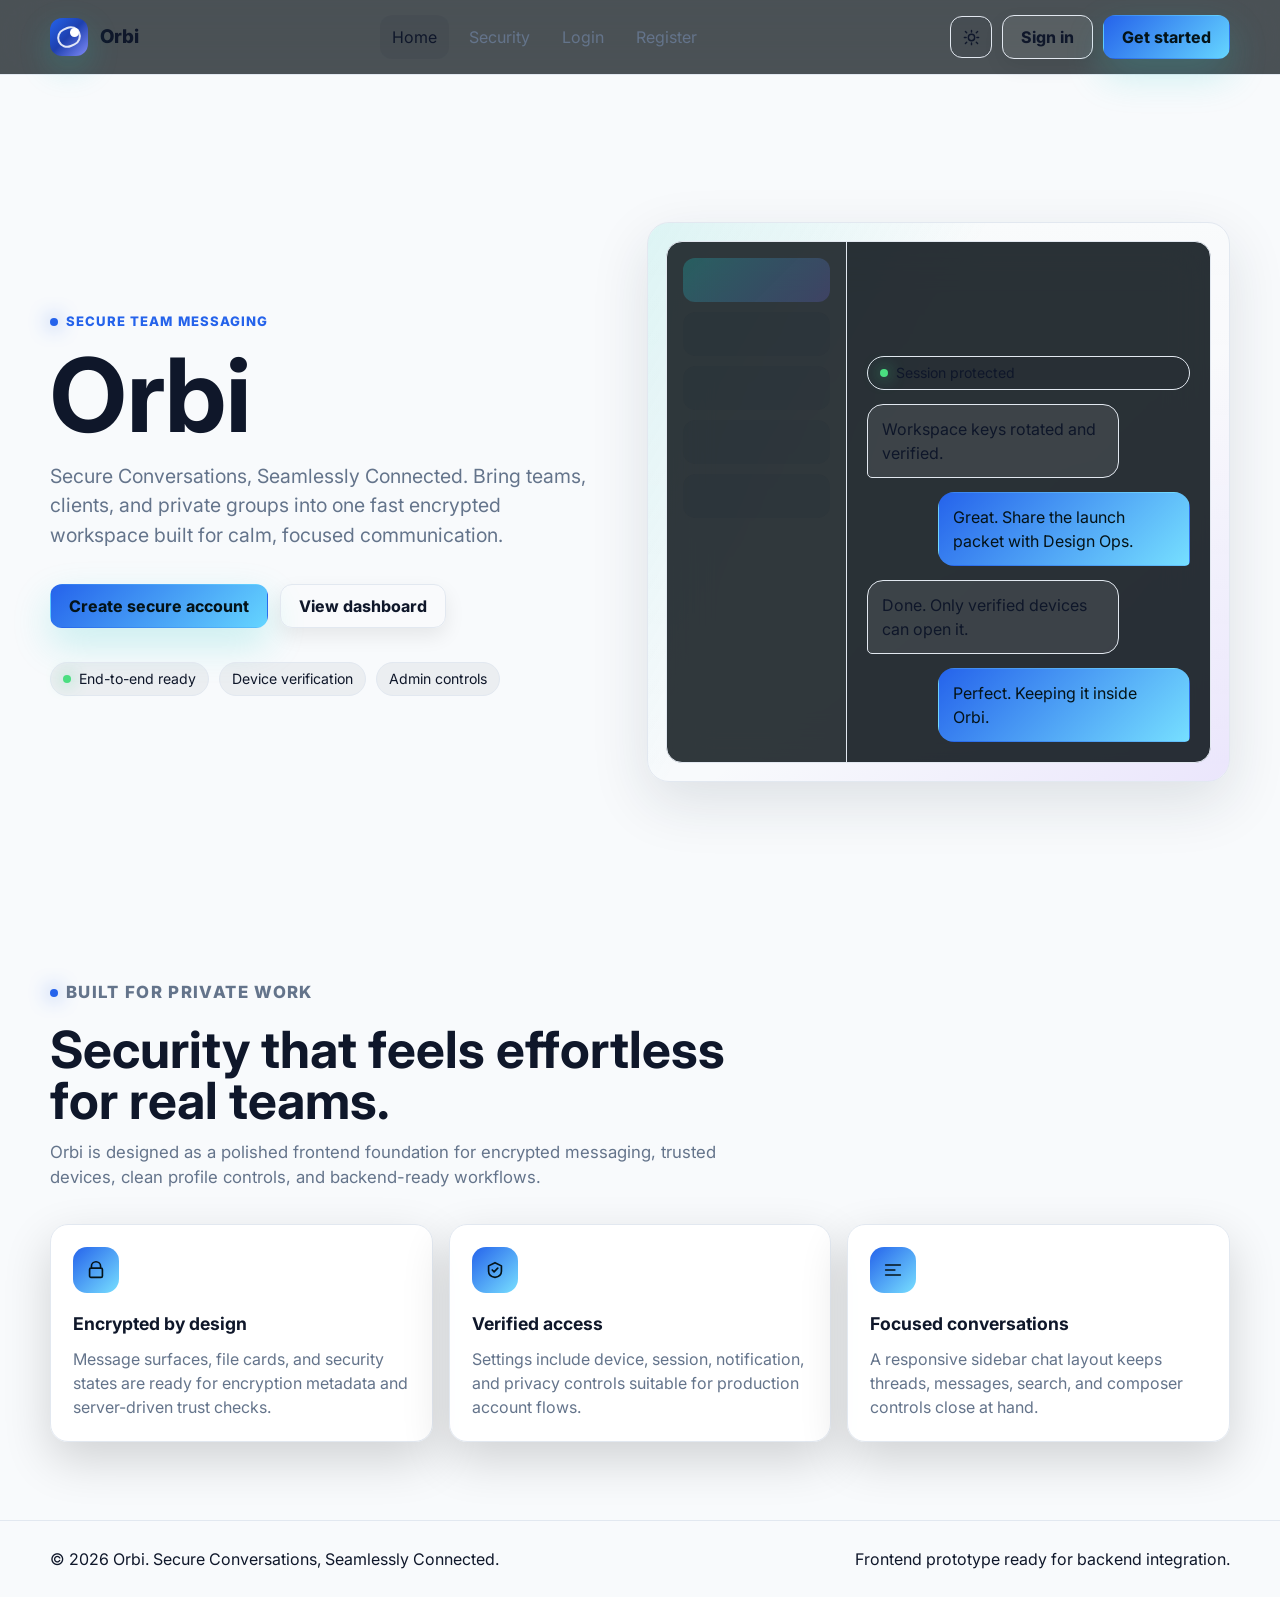
<file: index.html>
<!DOCTYPE html>
<html lang="en">
  <head>
    <meta charset="UTF-8" />
    <meta name="viewport" content="width=device-width, initial-scale=1.0" />
    <title>Orbi | Secure Conversations, Seamlessly Connected</title>
    <link rel="preconnect" href="https://fonts.googleapis.com" />
    <link rel="preconnect" href="https://fonts.gstatic.com" crossorigin />
    <link href="https://fonts.googleapis.com/css2?family=Inter:wght@400;500;600;700;800;900&display=swap" rel="stylesheet" />
    <link rel="stylesheet" href="assets/css/styles.css" />
  </head>
  <body>
    <header class="topbar">
      <div class="topbar-inner" data-nav-inner>
        <a class="brand" href="index.html" aria-label="Orbi home">
          <span class="brand-mark" aria-hidden="true"></span>
          <span>Orbi</span>
        </a>
        <nav class="nav-links" aria-label="Primary navigation">
          <a class="active" href="index.html">Home</a>
          <a href="#security">Security</a>
          <a href="login.html">Login</a>
          <a href="register.html">Register</a>
        </nav>
        <div class="nav-actions">
          <button class="icon-button" type="button" data-theme-toggle aria-label="Toggle theme">
            <svg width="19" height="19" viewBox="0 0 24 24" fill="none" aria-hidden="true">
              <path d="M12 3v2.2M12 18.8V21M4.3 4.3l1.6 1.6M18.1 18.1l1.6 1.6M3 12h2.2M18.8 12H21M4.3 19.7l1.6-1.6M18.1 5.9l1.6-1.6M12 8a4 4 0 1 0 0 8 4 4 0 0 0 0-8Z" stroke="currentColor" stroke-width="1.8" stroke-linecap="round" />
            </svg>
          </button>
          <a class="button secondary" href="login.html">Sign in</a>
          <a class="button primary" href="register.html">Get started</a>
          <button class="mobile-menu" type="button" data-mobile-menu aria-label="Open menu" aria-expanded="false">
            <svg width="22" height="22" viewBox="0 0 24 24" fill="none" aria-hidden="true">
              <path d="M4 7h16M4 12h16M4 17h16" stroke="currentColor" stroke-width="2" stroke-linecap="round" />
            </svg>
          </button>
        </div>
      </div>
    </header>

    <main>
      <section class="hero">
        <div class="page-shell hero-grid">
          <div>
            <p class="eyebrow">Secure team messaging</p>
            <h1>Orbi</h1>
            <p class="hero-copy">Secure Conversations, Seamlessly Connected. Bring teams, clients, and private groups into one fast encrypted workspace built for calm, focused communication.</p>
            <div class="hero-actions">
              <a class="button primary" href="register.html">Create secure account</a>
              <a class="button secondary" href="chat.html">View dashboard</a>
            </div>
            <div class="trust-row" aria-label="Orbi trust features">
              <span class="trust-pill"><span class="status-dot"></span> End-to-end ready</span>
              <span class="trust-pill">Device verification</span>
              <span class="trust-pill">Admin controls</span>
            </div>
          </div>

          <div class="chat-preview" aria-label="Orbi chat interface preview">
            <div class="preview-window">
              <div class="preview-sidebar">
                <div class="preview-item active"></div>
                <div class="preview-item"></div>
                <div class="preview-item"></div>
                <div class="preview-item"></div>
                <div class="preview-item"></div>
              </div>
              <div class="preview-chat">
                <div class="status-pill"><span class="status-dot"></span> Session protected</div>
                <div class="message-bubble">Workspace keys rotated and verified.</div>
                <div class="message-bubble mine">Great. Share the launch packet with Design Ops.</div>
                <div class="message-bubble">Done. Only verified devices can open it.</div>
                <div class="message-bubble mine">Perfect. Keeping it inside Orbi.</div>
              </div>
            </div>
          </div>
        </div>
      </section>

      <section class="section" id="security">
        <div class="page-shell">
          <div class="section-heading">
            <p class="eyebrow">Built for private work</p>
            <h2>Security that feels effortless for real teams.</h2>
            <p>Orbi is designed as a polished frontend foundation for encrypted messaging, trusted devices, clean profile controls, and backend-ready workflows.</p>
          </div>
          <div class="feature-grid">
            <article class="feature-card">
              <div class="feature-icon">
                <svg width="22" height="22" viewBox="0 0 24 24" fill="none" aria-hidden="true">
                  <path d="M7 10V8a5 5 0 0 1 10 0v2M6.5 10h11A1.5 1.5 0 0 1 19 11.5v7A1.5 1.5 0 0 1 17.5 20h-11A1.5 1.5 0 0 1 5 18.5v-7A1.5 1.5 0 0 1 6.5 10Z" stroke="currentColor" stroke-width="1.8" stroke-linecap="round" />
                </svg>
              </div>
              <h3>Encrypted by design</h3>
              <p>Message surfaces, file cards, and security states are ready for encryption metadata and server-driven trust checks.</p>
            </article>
            <article class="feature-card">
              <div class="feature-icon">
                <svg width="22" height="22" viewBox="0 0 24 24" fill="none" aria-hidden="true">
                  <path d="M5 7.5 12 4l7 3.5v5.8c0 3.2-2 5.9-7 6.7-5-.8-7-3.5-7-6.7V7.5Z" stroke="currentColor" stroke-width="1.8" stroke-linejoin="round" />
                  <path d="m9 12 2 2 4-4" stroke="currentColor" stroke-width="1.8" stroke-linecap="round" stroke-linejoin="round" />
                </svg>
              </div>
              <h3>Verified access</h3>
              <p>Settings include device, session, notification, and privacy controls suitable for production account flows.</p>
            </article>
            <article class="feature-card">
              <div class="feature-icon">
                <svg width="22" height="22" viewBox="0 0 24 24" fill="none" aria-hidden="true">
                  <path d="M4 6.5h16M4 12h10M4 17.5h16" stroke="currentColor" stroke-width="1.8" stroke-linecap="round" />
                </svg>
              </div>
              <h3>Focused conversations</h3>
              <p>A responsive sidebar chat layout keeps threads, messages, search, and composer controls close at hand.</p>
            </article>
          </div>
        </div>
      </section>
    </main>

    <footer class="app-footer">
      <div class="footer-inner">
        <span>&copy; <span data-year></span> Orbi. Secure Conversations, Seamlessly Connected.</span>
        <span>Frontend prototype ready for backend integration.</span>
      </div>
    </footer>

    <script src="assets/js/app.js"></script>
  </body>
</html>
</file>
<file: assets/css/styles.css>
:root {
  color-scheme: light;
  --bg: #f8fafc;
  --sidebar: #ffffff;
  --chat-bg: #f1f5f9;
  --text: #0f172a;
  --subtext: #64748b;
  --input-bg: #ffffff;
  --border: #e2e8f0;
  --primary: #2563eb;

  --bg-soft: #ffffff;
  --card: #ffffff;
  --panel: rgba(255, 255, 255, 0.96);
  --panel-strong: #ffffff;
  --panel-muted: rgba(15, 23, 42, 0.05);
  --line: var(--border);
  --line-strong: rgba(15, 23, 42, 0.18);
  --muted: var(--subtext);
  --muted-2: #64748b;
  --primary-2: #1e40af;
  --secondary: #818cf8;
  --purple: #a78bfa;
  --danger: #f87171;
  --success: #4ade80;
  --warning: #fbbf24;
  --shadow: 0 20px 58px rgba(22, 39, 58, 0.12);
  --radius: 12px;
  --radius-lg: 18px;
  --max: 1180px;
  --font: Inter, ui-sans-serif, system-ui, -apple-system, BlinkMacSystemFont, "Segoe UI", sans-serif;
}



* {

  box-sizing: border-box;

}



html {

  scroll-behavior: smooth;

}



body {

  margin: 0;

  min-height: 100vh;

  font-family: var(--font);

  background: var(--bg);

  color: var(--text);

  line-height: 1.5;

  overflow-x: hidden;

}



body.dark-mode {
  color-scheme: dark;
  --bg: #0f172a;
  --sidebar: #020617;
  --chat-bg: #020617;
  --text: #f1f5f9;
  --subtext: #94a3b8;
  --input-bg: #020617;
  --border: #1e293b;

  --bg-soft: #111827;
  --card: #1e293b;
  --panel: rgba(30, 41, 59, 0.92);
  --panel-strong: #0f172a;
  --panel-muted: rgba(148, 163, 184, 0.12);
  --line: var(--border);
  --line-strong: rgba(148, 163, 184, 0.28);
  --muted: var(--subtext);
  --muted-2: #cbd5e1;
  --shadow: 0 24px 70px rgba(0, 0, 0, 0.32);
}



a {

  color: inherit;

  text-decoration: none;

}



img,

svg {

  max-width: 100%;

  display: block;

}



button,

input,

textarea,

select {

  font: inherit;

}



button {

  border: 0;

  cursor: pointer;

}



button:disabled {

  cursor: not-allowed;

  opacity: 0.66;

  transform: none;

}



.page-shell {

  width: min(100% - 40px, var(--max));

  margin: 0 auto;

}



.topbar {

  position: sticky;

  top: 0;

  z-index: 20;

  border-bottom: 1px solid var(--line);

  background: rgba(7, 16, 22, 0.72);

  backdrop-filter: blur(22px);

}




.topbar-inner {

  width: min(100% - 40px, var(--max));

  height: 74px;

  margin: 0 auto;

  display: flex;

  align-items: center;

  justify-content: space-between;

  gap: 24px;

}



.brand {

  display: inline-flex;

  align-items: center;

  gap: 12px;

  font-weight: 800;

  letter-spacing: 0;

  font-size: 1.18rem;

}



.brand-mark {

  width: 38px;

  height: 38px;

  border-radius: 12px;

  position: relative;

  background:

    linear-gradient(135deg, var(--primary), var(--primary-2) 48%, var(--secondary));

  box-shadow: 0 12px 32px rgba(26, 199, 194, 0.22);

}



.brand-mark::before,

.brand-mark::after {

  content: "";

  position: absolute;

  border: 2px solid rgba(255, 255, 255, 0.86);

  border-radius: 999px;

}



.brand-mark::before {

  inset: 9px 7px;

  transform: rotate(-24deg);

}



.brand-mark::after {

  width: 5px;

  height: 5px;

  right: 9px;

  top: 10px;

  background: #fff;

}



.nav-links {

  display: flex;

  align-items: center;

  gap: 8px;

}



.nav-links a {

  color: var(--muted);

  padding: 10px 12px;

  border-radius: var(--radius);

  transition: color 180ms ease, background 180ms ease;

}



.nav-links a:hover,

.nav-links a.active {

  color: var(--text);

  background: var(--panel-muted);

}



.nav-actions {

  display: flex;

  align-items: center;

  gap: 10px;

}



.mobile-menu {

  display: none;

  width: 42px;

  height: 42px;

  border-radius: var(--radius);

  color: var(--text);

  background: var(--panel-muted);

}



.icon-button {

  width: 42px;

  height: 42px;

  border-radius: var(--radius);

  display: inline-grid;

  place-items: center;

  color: var(--text);

  background: var(--panel-muted);

  border: 1px solid var(--line);

  transition: transform 180ms ease, background 180ms ease, border-color 180ms ease;

}



.icon-button:hover {

  transform: translateY(-1px);

  background: rgba(26, 199, 194, 0.12);

  border-color: rgba(26, 199, 194, 0.36);

}



.button {

  display: inline-flex;

  align-items: center;

  justify-content: center;

  gap: 9px;

  min-height: 44px;

  padding: 0 18px;

  border-radius: var(--radius);

  font-weight: 750;

  color: var(--text);

  border: 1px solid transparent;

  box-shadow: 0 8px 20px rgba(0, 0, 0, 0.08);

  transition: transform 200ms ease, box-shadow 200ms ease, background 200ms ease, border-color 200ms ease, color 200ms ease;

}



.button:hover {

  transform: translateY(-1px);

}



.button.primary {

  color: #041318;

  background: linear-gradient(135deg, var(--primary), #65d5ff);

  box-shadow: 0 16px 38px rgba(26, 199, 194, 0.22);

}



.button.secondary {

  background: rgba(255, 255, 255, 0.08);

  border-color: var(--line);

}



.button.secondary:hover {

  border-color: rgba(115, 103, 240, 0.48);

  background: rgba(115, 103, 240, 0.14);

}



.button.full {

  width: 100%;

}



.success-box {

  background: rgba(22, 163, 74, 0.1);

  color: var(--success);

}



.warning-box {

  background: rgba(217, 119, 6, 0.1);

  color: var(--warning);

}



.error-box {

  background: rgba(220, 38, 38, 0.1);

  color: var(--error);

}



.hero {

  min-height: calc(100vh - 74px);

  display: grid;

  align-items: center;

  padding: 82px 0 54px;

}



.hero-grid {

  display: grid;

  grid-template-columns: minmax(0, 0.96fr) minmax(360px, 1.04fr);

  gap: 58px;

  align-items: center;

}



.eyebrow {

  display: inline-flex;

  align-items: center;

  gap: 8px;

  color: var(--primary);

  font-size: 0.82rem;

  font-weight: 800;

  text-transform: uppercase;

  letter-spacing: 0.08em;

  margin: 0 0 18px;

}



.eyebrow::before {

  content: "";

  width: 8px;

  height: 8px;

  border-radius: 99px;

  background: var(--primary);

  box-shadow: 0 0 20px var(--primary);

}



h1,

h2,

h3,

p {

  margin-top: 0;

}



.hero h1 {

  font-size: clamp(3.2rem, 8vw, 7.4rem);

  line-height: 0.88;

  letter-spacing: 0;

  margin-bottom: 22px;

}



.hero-copy {

  color: var(--muted);

  font-size: clamp(1rem, 2vw, 1.22rem);

  max-width: 620px;

}



.hero-actions {

  display: flex;

  flex-wrap: wrap;

  gap: 12px;

  margin: 34px 0;

}



.trust-row {

  display: flex;

  flex-wrap: wrap;

  gap: 10px;

  color: var(--muted);

}



.trust-pill,

.status-pill {

  display: inline-flex;

  align-items: center;

  gap: 8px;

  min-height: 34px;

  padding: 0 12px;

  border-radius: 999px;

  background: var(--panel-muted);

  border: 1px solid var(--line);

  font-size: 0.88rem;

}



.status-dot {

  width: 8px;

  height: 8px;

  border-radius: 99px;

  background: var(--success);

  box-shadow: 0 0 16px rgba(57, 217, 138, 0.8);

}



.status-dot.online {

  background: var(--success);

  box-shadow: 0 0 16px rgba(57, 217, 138, 0.8);

}



.status-dot.offline {

  background: var(--muted-2);

  box-shadow: none;

}



.chat-preview {

  position: relative;

  border-radius: 22px;

  border: 1px solid var(--line);

  background: linear-gradient(180deg, rgba(255, 255, 255, 0.1), rgba(255, 255, 255, 0.04));

  box-shadow: var(--shadow);

  overflow: hidden;

  min-height: 560px;

}



.chat-preview::before {

  content: "";

  position: absolute;

  inset: 0;

  background:

    linear-gradient(120deg, rgba(26, 199, 194, 0.13), transparent 38%),

    linear-gradient(320deg, rgba(154, 107, 255, 0.14), transparent 42%);

  pointer-events: none;

}



.preview-window {

  position: absolute;

  inset: 18px;

  display: grid;

  grid-template-columns: 180px 1fr;

  border: 1px solid var(--line);

  border-radius: 16px;

  overflow: hidden;

  background: rgba(7, 16, 22, 0.86);

  backdrop-filter: blur(20px);

}




.preview-sidebar {

  padding: 16px;

  border-right: 1px solid var(--line);

  background: rgba(255, 255, 255, 0.03);

}



.preview-item {

  height: 44px;

  border-radius: var(--radius);

  margin-bottom: 10px;

  background: var(--panel-muted);

}



.preview-item.active {

  background: linear-gradient(135deg, rgba(26, 199, 194, 0.28), rgba(115, 103, 240, 0.22));

}



.preview-chat {

  padding: 20px;

  display: flex;

  flex-direction: column;

  gap: 14px;

  justify-content: end;

}



.message-bubble {

  width: fit-content;

  max-width: 78%;

  padding: 12px 14px;

  border-radius: 16px;

  border-bottom-left-radius: 5px;

  color: var(--text);

  background: rgba(255, 255, 255, 0.09);

  border: 1px solid var(--line);

  animation: floatUp 650ms ease both;

}



.message-bubble.mine {

  align-self: flex-end;

  color: #041318;

  border-color: transparent;

  border-bottom-left-radius: 16px;

  border-bottom-right-radius: 5px;

  background: linear-gradient(135deg, var(--primary), #76dfff);

}



.section {

  padding: 78px 0;

}



.section-heading {

  max-width: 720px;

  margin-bottom: 34px;

}



.section-heading h2 {

  font-size: clamp(2rem, 4vw, 3.6rem);

  line-height: 1;

  margin-bottom: 14px;

}



.section-heading p {

  color: var(--muted);

  font-size: 1.05rem;

}



.feature-grid {

  display: grid;

  grid-template-columns: repeat(3, 1fr);

  gap: 16px;

}



.feature-card,

.auth-card,

.settings-card,

.thread,

.contact-card {

  border: 1px solid var(--line);

  background: var(--panel);

  border-radius: var(--radius-lg);

  box-shadow: 0 18px 48px rgba(0, 0, 0, 0.16);

}



.feature-card {

  padding: 22px;

  min-height: 210px;

  transition: transform 180ms ease, border-color 180ms ease;

}



.feature-card:hover {

  transform: translateY(-3px);

  border-color: rgba(26, 199, 194, 0.42);

}



.feature-icon {

  width: 46px;

  height: 46px;

  border-radius: 14px;

  display: grid;

  place-items: center;

  margin-bottom: 18px;

  color: #041318;

  background: linear-gradient(135deg, var(--primary), #78dfff);

}



.feature-card h3 {

  margin-bottom: 9px;

  font-size: 1.1rem;

}



.feature-card p {

  color: var(--muted);

  margin-bottom: 0;

}



.auth-page {

  min-height: calc(100vh - 74px);

  display: grid;

  place-items: center;

  padding: 52px 0;

}



.auth-layout {

  width: min(100% - 40px, 1050px);

  display: grid;

  grid-template-columns: 0.9fr 1fr;

  gap: 28px;

  align-items: stretch;

}



.auth-panel {

  padding: 32px;

  border-radius: 22px;

  border: 1px solid var(--line);

  background:

    linear-gradient(150deg, rgba(26, 199, 194, 0.16), transparent 42%),

    linear-gradient(330deg, rgba(115, 103, 240, 0.18), transparent 48%),

    var(--panel);

  box-shadow: var(--shadow);

}



.auth-panel h1 {

  font-size: clamp(2.2rem, 6vw, 4.6rem);

  line-height: 0.94;

  margin-bottom: 18px;

}



.auth-panel p,

.form-hint {

  color: var(--muted);

}



.auth-card {

  padding: 30px;

}



.form-header {

  margin-bottom: 24px;

}



.form-header h2 {

  margin-bottom: 8px;

  font-size: 1.7rem;

}



.form-group {

  margin-bottom: 16px;

}



.form-row {

  display: grid;

  grid-template-columns: 1fr 1fr;

  gap: 14px;

}



label {

  display: block;

  margin-bottom: 7px;

  color: var(--muted);

  font-size: 0.92rem;

  font-weight: 700;

}



input,

textarea,

select {

  width: 100%;

  border: 1px solid var(--line);

  border-radius: var(--radius);

  color: var(--text);

  background: rgba(255, 255, 255, 0.06);

  outline: 0;

  transition: border-color 180ms ease, box-shadow 180ms ease, background 180ms ease;

}



input,

select {

  min-height: 46px;

  padding: 0 13px;

}



textarea {

  min-height: 116px;

  resize: vertical;

  padding: 13px;

}



input:focus,

textarea:focus,

select:focus {

  border-color: rgba(26, 199, 194, 0.72);

  box-shadow: 0 0 0 4px rgba(26, 199, 194, 0.12);

  background: rgba(255, 255, 255, 0.08);

}



.password-field {

  position: relative;

}



.password-field input {

  padding-right: 52px;

}



.password-toggle {

  position: absolute;

  right: 7px;

  top: 50%;

  transform: translateY(-50%);

  width: 34px;

  min-height: 32px;

  display: inline-grid;

  place-items: center;

  padding: 0;

  border-radius: 7px;

  color: var(--text);

  background: var(--panel-muted);

  border: 1px solid var(--line);

  font-size: 0.82rem;

  font-weight: 750;

}



.eye-icon {

  position: relative;

  width: 18px;

  height: 12px;

  display: block;

  border: 1.8px solid currentColor;

  border-radius: 999px 999px 999px 999px / 80% 80% 80% 80%;

}



.eye-icon::before {

  content: "";

  position: absolute;

  width: 5px;

  height: 5px;

  left: 50%;

  top: 50%;

  border-radius: 999px;

  background: currentColor;

  transform: translate(-50%, -50%);

}



.password-toggle.is-visible .eye-icon::after {

  content: "";

  position: absolute;

  width: 22px;

  height: 2px;

  left: -3px;

  top: 5px;

  border-radius: 99px;

  background: currentColor;

  transform: rotate(-35deg);

}



.auth-message,

.auth-banner {

  margin: 14px 18px;

  padding: 14px 16px;

  border-radius: var(--radius);

  border: 1px solid var(--border);

  background: var(--card);

  color: var(--text);

  font-size: 0.95rem;

  display: flex;

  align-items: center;

  gap: 12px;

  box-shadow: 0 12px 24px rgba(0, 0, 0, 0.08);

}



.auth-message .status-icon {

  display: inline-flex;

  align-items: center;

  justify-content: center;

  width: 32px;

  height: 32px;

  border-radius: 50%;

  background: rgba(255, 255, 255, 0.08);

  font-size: 1rem;

}



.auth-message.success {

  background: rgba(22, 163, 74, 0.12);

  border-color: rgba(22, 163, 74, 0.28);

  color: #064e3b;

}



.auth-message.error {

  background: rgba(220, 38, 38, 0.12);

  border-color: rgba(220, 38, 38, 0.35);

  color: #7f1d1d;

}



.auth-message.warning {

  background: rgba(245, 158, 11, 0.14);

  border-color: rgba(245, 158, 11, 0.34);

  color: #78350f;

}



.auth-message.info {

  background: rgba(59, 130, 246, 0.12);

  border-color: rgba(59, 130, 246, 0.35);

  color: #1e40af;

}



.auth-message.success {

  border-color: rgba(16, 185, 129, 0.35);

  background: rgba(16, 185, 129, 0.12);

  color: #064e3b;

}



.auth-message.error {

  border-color: rgba(248, 113, 113, 0.35);

  background: rgba(248, 113, 113, 0.14);

  color: #7f1d1d;

}



.auth-message.warning {

  border-color: rgba(245, 158, 11, 0.35);

  background: rgba(245, 158, 11, 0.14);

  color: #78350f;

}



.auth-message.info {

  border-color: rgba(59, 130, 246, 0.35);

  background: rgba(59, 130, 246, 0.14);

  color: #1e40af;

}



.auth-banner {

  color: var(--text);

  background: rgba(148, 163, 184, 0.08);

}



.auth-banner {

  margin: 16px 24px 0;

  display: flex;

  align-items: center;

  justify-content: space-between;

  gap: 14px;

}



.password-rules {

  list-style: none;

  padding: 0;

  margin: 9px 0 0;

  display: grid;

  grid-template-columns: repeat(2, minmax(0, 1fr));

  gap: 6px 10px;

  color: var(--danger);

  font-size: 0.8rem;

}



.password-rules li::before {

  content: "";

  display: inline-block;

  width: 7px;

  height: 7px;

  margin-right: 7px;

  border-radius: 99px;

  background: var(--danger);

}



.password-rules li.valid {

  color: var(--success);

}



.password-rules li.valid::before {

  background: var(--success);

  box-shadow: 0 0 12px rgba(57, 217, 138, 0.7);

}



.password-strength {

  display: grid;

  grid-template-columns: 1fr auto;

  align-items: center;

  gap: 12px;

  margin: -4px 0 12px;

}



.strength-track {

  height: 8px;

  overflow: hidden;

  border-radius: 999px;

  background: rgba(255, 255, 255, 0.1);

  border: 1px solid var(--line);

}



.strength-track span {

  display: block;

  width: 20%;

  height: 100%;

  border-radius: inherit;

  background: var(--danger);

  transition: width 180ms ease, background 180ms ease;

}



.password-strength strong {

  min-width: 58px;

  color: var(--danger);

  font-size: 0.85rem;

  text-align: right;

}



.password-strength.medium span {

  width: 62%;

  background: var(--warning);

}



.password-strength.medium strong {

  color: var(--warning);

}



.password-strength.strong span {

  width: 100%;

  background: var(--success);

}



.password-strength.strong strong {

  color: var(--success);

}



.modal-backdrop {

  position: fixed;

  inset: 0;

  z-index: 60;

  display: grid;

  place-items: center;

  padding: 20px;

  background: rgba(2, 8, 13, 0.72);

  backdrop-filter: blur(16px);

}



.otp-modal {

  width: min(100%, 480px);

  border: 1px solid var(--line);

  border-radius: var(--radius-lg);

  background: var(--panel-strong);

  box-shadow: var(--shadow);

  padding: 28px;

  animation: floatUp 240ms ease both;

}



.demo-otp {

  margin: 0 0 16px;

  padding: 12px 14px;

  border-radius: var(--radius);

  color: #dfffee;

  background: rgba(57, 217, 138, 0.12);

  border: 1px solid rgba(57, 217, 138, 0.34);

  font-weight: 750;

}



.modal-actions {

  display: flex;

  justify-content: flex-end;

  flex-wrap: wrap;

  gap: 10px;

  margin-top: 18px;

}



[hidden] {

  display: none !important;

}



.form-footer {

  margin-top: 18px;

  text-align: center;

  color: var(--muted);

}



.form-footer a,

.inline-link {

  color: var(--primary);

  font-weight: 750;

}



.link-button {

  padding: 0;

  color: var(--primary);

  background: transparent;

  font-weight: 750;

}



.check-row,

.setting-row {

  display: flex;

  align-items: center;

  justify-content: space-between;

  gap: 16px;

}



.check-row {

  margin: 2px 0 18px;

}



.check-row input {

  width: 18px;

  min-height: 18px;

  accent-color: var(--primary);

}



.app-body {

  min-height: 100vh;

  display: grid;

  grid-template-columns: 310px minmax(0, 1fr);

  background: var(--bg);

}



.sidebar {

  border-right: 1px solid var(--border);

  background: rgba(15, 23, 42, 0.94);

  padding: 18px;

  display: flex;

  flex-direction: column;

  min-height: 100vh;

  position: sticky;

  top: 0;

}




.sidebar-top {

  display: flex;

  align-items: center;

  justify-content: space-between;

  gap: 12px;

  margin-bottom: 18px;

}



.app-nav {

  display: grid;

  gap: 8px;

  margin-bottom: 18px;

}



.app-nav a {

  display: flex;

  align-items: center;

  gap: 10px;

  min-height: 42px;

  padding: 0 12px;

  color: var(--muted);

  border-radius: var(--radius);

}



.app-nav a:hover,

.app-nav a.active {

  color: var(--text);

  background: var(--panel-muted);

}







.settings-content {

  width: min(100% - 40px, 980px);

  margin: 0 auto;

  padding: 28px 0 56px;

  display: grid;

  gap: 18px;

}



.settings-card {

  padding: 24px;

}



.settings-card h2 {

  font-size: 1.15rem;

  margin-bottom: 18px;

}



.profile-grid {

  display: grid;

  grid-template-columns: 180px 1fr;

  gap: 24px;

}



.profile-preview {

  display: grid;

  justify-items: center;

  align-content: start;

  gap: 12px;

}



.profile-preview .avatar {

  width: 92px;

  height: 92px;

  border-radius: 26px;

  font-size: 1.8rem;

}



.setting-row {

  padding: 15px 0;

  border-top: 1px solid var(--line);

}



.setting-row:first-of-type {

  border-top: 0;

}



.setting-row h3 {

  margin: 0 0 4px;

  font-size: 0.98rem;

}



.setting-row p {

  margin: 0;

  color: var(--muted);

  font-size: 0.9rem;

}



.switch {

  position: relative;

  width: 50px;

  height: 28px;

  flex: 0 0 auto;

}



.switch input {

  opacity: 0;

  width: 0;

  height: 0;

}



.slider {

  position: absolute;

  inset: 0;

  border-radius: 999px;

  background: rgba(255, 255, 255, 0.14);

  border: 1px solid var(--line);

  transition: background 180ms ease;

}



.slider::before {

  content: "";

  position: absolute;

  width: 20px;

  height: 20px;

  left: 4px;

  top: 3px;

  border-radius: 999px;

  background: #fff;

  transition: transform 180ms ease;

}



.switch input:checked + .slider {

  background: linear-gradient(135deg, var(--primary), var(--primary-2));

}



.switch input:checked + .slider::before {

  transform: translateX(21px);

}



.mobile-sidebar-toggle {

  display: none;

}



.app-footer {

  border-top: 1px solid var(--line);

  padding: 26px 0;

  color: var(--muted);

}



.footer-inner {

  width: min(100% - 40px, var(--max));

  margin: 0 auto;

  display: flex;

  justify-content: space-between;

  gap: 18px;

  flex-wrap: wrap;

}



@keyframes floatUp {

  from {

    opacity: 0;

    transform: translateY(8px);

  }



  to {

    opacity: 1;

    transform: translateY(0);

  }

}



@media (max-width: 920px) {

  .nav-links,

  .nav-actions .button {

    display: none;

  }



  .mobile-menu {

    display: inline-grid;

    place-items: center;

  }



  .topbar-inner.nav-open {

    height: auto;

    padding: 16px 0;

    align-items: flex-start;

  }



  .topbar-inner.nav-open .nav-links {

    display: grid;

    position: absolute;

    left: 20px;

    right: 20px;

    top: 74px;

    padding: 12px;

    border: 1px solid var(--line);

    border-radius: var(--radius-lg);

    background: var(--panel-strong);

    box-shadow: var(--shadow);

  }



  .hero-grid,

  .auth-layout,

  .feature-grid,

  .profile-grid {

    grid-template-columns: 1fr;

  }



  .chat-preview {

    min-height: 450px;

  }



  .app-body {

    grid-template-columns: 1fr;

  }



  .sidebar {

    position: fixed;

    z-index: 30;

    width: min(86vw, 330px);

    inset: 0 auto 0 0;

    transform: translateX(-105%);

    transition: transform 220ms ease;

  }



  .sidebar.open {

    transform: translateX(0);

  }



  .mobile-sidebar-toggle {

    display: inline-grid;

  }

}



@media (max-width: 620px) {

  .page-shell,

  .topbar-inner,

  .settings-content,

  .auth-layout {

    width: min(100% - 28px, var(--max));

  }



  .hero {

    padding-top: 56px;

  }



  .hero h1 {

    font-size: clamp(3rem, 18vw, 5.3rem);

  }



  .preview-window {

    grid-template-columns: 1fr;

  }



  .preview-sidebar {

    display: none;

  }



  .form-row {

    grid-template-columns: 1fr;

  }



  .auth-panel,

  .auth-card,

  .settings-card {

    padding: 22px;

  }



  .settings-header {

    padding-left: 14px;

    padding-right: 14px;

  }



  .header-actions {

    gap: 6px;

  }

}







.modal {

  position: fixed;

  top: 0;

  left: 0;

  width: 100vw;

  height: 100vh;

  z-index: 2000;

  display: flex;

  align-items: center;

  justify-content: center;

}



.modal.fullscreen {

  background: rgba(0, 0, 0, 0.9);

}



.modal-backdrop {

  position: absolute;

  top: 0;

  left: 0;

  width: 100%;

  height: 100%;

  background: rgba(0, 0, 0, 0.5);

}



.modal-content {

  background: #1f1f1f;

  border-radius: 12px;

  max-width: 500px;

  width: 90%;

  max-height: 90vh;

  overflow: hidden;

  position: relative;

  z-index: 2001;

}



.modal.fullscreen .modal-content {

  background: none;

  border-radius: 0;

  max-width: none;

  width: 100%;

  height: 100%;

  display: flex;

  align-items: center;

  justify-content: center;

}



.modal-header {

  padding: 16px 20px;

  border-bottom: 1px solid #333;

  display: flex;

  align-items: center;

  justify-content: space-between;

}



.modal-header h3 {

  margin: 0;

  color: #e2e8f0;

}



.modal-close {

  background: none;

  border: none;

  color: #94a3b8;

  font-size: 24px;

  cursor: pointer;

  padding: 4px;

  border-radius: 50%;

  width: 32px;

  height: 32px;

  display: flex;

  align-items: center;

  justify-content: center;

}



.modal-close:hover {

  background: #333;

}



.fullscreen-close {

  position: absolute;

  top: 20px;

  right: 20px;

  z-index: 2002;

  background: rgba(0, 0, 0, 0.7);

  color: white;

}



.modal-body {

  padding: 20px;

  display: flex;

  flex-direction: column;

  gap: 16px;

}



.modal img {

  max-width: 100%;

  max-height: 300px;

  object-fit: contain;

  border-radius: 8px;

}



.fullscreen img {

  max-width: 90vw;

  max-height: 90vh;

  object-fit: contain;

}



.modal-actions {

  display: flex;

  gap: 12px;

  justify-content: flex-end;

}



/* Recording Styles */

.recording-indicator {

  display: flex;

  flex-direction: column;

  align-items: center;

  gap: 16px;

  padding: 20px;

}



.recording-pulse {

  width: 80px;

  height: 80px;

  border-radius: 50%;

  background: #dc2626;

  animation: pulse 1.5s infinite;

}



.recording-timer {

  font-size: 24px;

  font-weight: bold;

  color: #e2e8f0;

}



@keyframes pulse {

  0% {

    transform: scale(1);

    opacity: 1;

  }

  50% {

    transform: scale(1.1);

    opacity: 0.7;

  }

  100% {

    transform: scale(1);

    opacity: 1;

  }

}





/* Toast Notifications */

.toast-container {

  position: fixed;

  top: 20px;

  right: 20px;

  z-index: 3000;

  display: flex;

  flex-direction: column;

  gap: 8px;

}



.toast {

  background: #1f1f1f;

  color: #e2e8f0;

  padding: 12px 16px;

  border-radius: 8px;

  border-left: 4px solid #25d366;

  box-shadow: 0 4px 12px rgba(0, 0, 0, 0.3);

  animation: toastSlideIn 0.3s ease-out;

  max-width: 300px;

}



.toast.error {

  border-left-color: #dc2626;

}



.toast.success {

  border-left-color: #16a34a;

}



@keyframes toastSlideIn {

  from {

    opacity: 0;

    transform: translateX(100%);

  }

  to {

    opacity: 1;

    transform: translateX(0);

  }

}



/* Button Hover Effects */

.icon-button, .send-button {

  transition: all 0.2s ease;

}



.icon-button:hover {

  background: #333;

  transform: scale(1.05);

}



.send-button:hover {

  background: #128c7e;

  transform: scale(1.05);

}




/* --- Theme Fixes --- */
input, select, textarea {
  background: var(--input-bg) !important;
  color: var(--text) !important;
  border: 1px solid var(--border) !important;
}

input::placeholder, textarea::placeholder {
  color: var(--subtext) !important;
}

.sidebar {
  background: var(--sidebar) !important;
  color: var(--text) !important;
}

.chat-messages, .messages, .chat-container, .chat-area {
  background: var(--chat-bg) !important;
}

h1, h2, h3, p, span {
  color: var(--text);
}

.meta, small {
  color: var(--subtext) !important;
}

.search-box input,
.request-input {
  color: var(--text) !important;
  background: var(--input-bg) !important;
}

.thread-title, .thread-head h3 {
  color: var(--text) !important;
}

.thread-subtitle, .thread-copy p, .thread-copy span {
  color: var(--subtext) !important;
}

.chat-header {
  background: var(--sidebar) !important;
  border-bottom: 1px solid var(--border) !important;
}

.chat-input {
  background: var(--sidebar) !important;
  border-top: 1px solid var(--border) !important;
}
</file>
